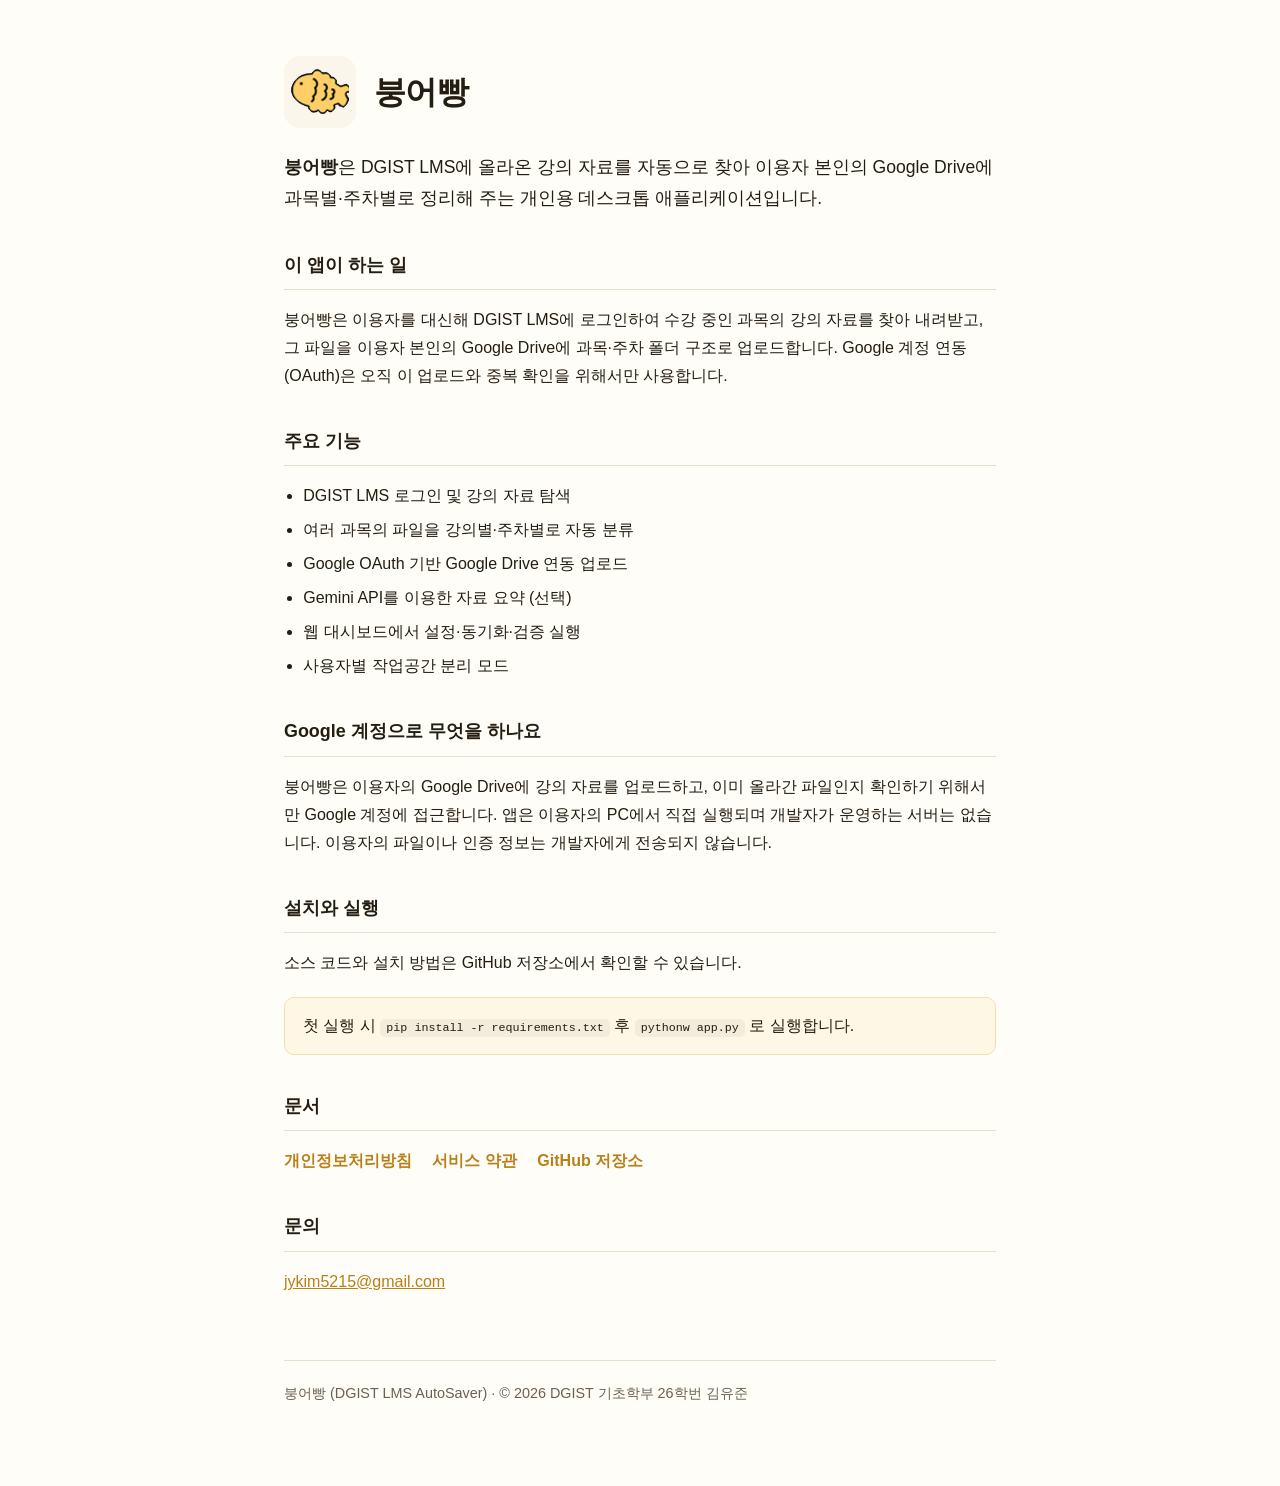
<file: docs/index.html>
<!DOCTYPE html>
<html lang="ko">
<head>
<meta charset="utf-8">
<meta name="viewport" content="width=device-width, initial-scale=1">
<title>붕어빵</title>
<meta name="description" content="붕어빵 — DGIST LMS의 강의 자료를 자동으로 찾아 내 Google Drive에 과목·주차별로 정리해 주는 개인용 데스크톱 앱">
<link rel="icon" href="app-logo-120.png">
<style>
  :root{--bg:#fffdf7;--ink:#241d12;--muted:#6b6152;--line:#e8dfcc}
  *{box-sizing:border-box}
  body{margin:0;background:var(--bg);color:var(--ink);font-family:-apple-system,BlinkMacSystemFont,"Apple SD Gothic Neo","Pretendard","Malgun Gothic",sans-serif;line-height:1.75}
  .wrap{max-width:760px;margin:0 auto;padding:56px 24px 80px}
  a{color:#b8801a}
  header{display:flex;align-items:center;gap:18px;margin-bottom:24px}
  header img{width:72px;height:72px;border-radius:16px}
  h1{font-size:2rem;letter-spacing:-.02em;margin:0}
  .lede{font-size:1.1rem;margin:0 0 8px}
  h2{font-size:1.12rem;margin:36px 0 10px;padding-bottom:8px;border-bottom:1px solid var(--line)}
  ul{padding-left:1.2em} li{margin:6px 0}
  code{background:#f3ecdc;padding:2px 6px;border-radius:5px;font-size:.9em}
  .note{background:#fff7e6;border:1px solid #f0dfae;border-radius:10px;padding:14px 18px;margin:20px 0}
  .links a{display:inline-block;margin-right:16px;font-weight:600;text-decoration:none}
  .links a:hover{text-decoration:underline}
  footer{margin-top:64px;padding-top:20px;border-top:1px solid var(--line);color:var(--muted);font-size:.9rem}
</style>
</head>
<body>
<div class="wrap">

<header>
  <img src="app-logo-120.png" alt="붕어빵 로고">
  <h1>붕어빵</h1>
</header>

<p class="lede"><strong>붕어빵</strong>은 DGIST LMS에 올라온 강의 자료를 자동으로 찾아 이용자 본인의 Google Drive에 과목별·주차별로 정리해 주는 개인용 데스크톱 애플리케이션입니다.</p>

<h2>이 앱이 하는 일</h2>
<p>붕어빵은 이용자를 대신해 DGIST LMS에 로그인하여 수강 중인 과목의 강의 자료를 찾아 내려받고, 그 파일을 이용자 본인의 Google Drive에 과목·주차 폴더 구조로 업로드합니다. Google 계정 연동(OAuth)은 오직 이 업로드와 중복 확인을 위해서만 사용합니다.</p>

<h2>주요 기능</h2>
<ul>
  <li>DGIST LMS 로그인 및 강의 자료 탐색</li>
  <li>여러 과목의 파일을 강의별·주차별로 자동 분류</li>
  <li>Google OAuth 기반 Google Drive 연동 업로드</li>
  <li>Gemini API를 이용한 자료 요약 (선택)</li>
  <li>웹 대시보드에서 설정·동기화·검증 실행</li>
  <li>사용자별 작업공간 분리 모드</li>
</ul>

<h2>Google 계정으로 무엇을 하나요</h2>
<p>붕어빵은 이용자의 Google Drive에 강의 자료를 업로드하고, 이미 올라간 파일인지 확인하기 위해서만 Google 계정에 접근합니다. 앱은 이용자의 PC에서 직접 실행되며 개발자가 운영하는 서버는 없습니다. 이용자의 파일이나 인증 정보는 개발자에게 전송되지 않습니다.</p>

<h2>설치와 실행</h2>
<p>소스 코드와 설치 방법은 GitHub 저장소에서 확인할 수 있습니다.</p>
<div class="note">첫 실행 시 <code>pip install -r requirements.txt</code> 후 <code>pythonw app.py</code> 로 실행합니다.</div>

<h2>문서</h2>
<p class="links">
  <a href="privacy.html">개인정보처리방침</a>
  <a href="terms.html">서비스 약관</a>
  <a href="https://github.com/tutleblue/dgist-lms-autosaver">GitHub 저장소</a>
</p>

<h2>문의</h2>
<p><a href="mailto:jykim5215@gmail.com">jykim5215@gmail.com</a></p>

<footer>붕어빵 (DGIST LMS AutoSaver) · © 2026 DGIST 기초학부 26학번 김유준</footer>

</div>
</body>
</html>
</file>
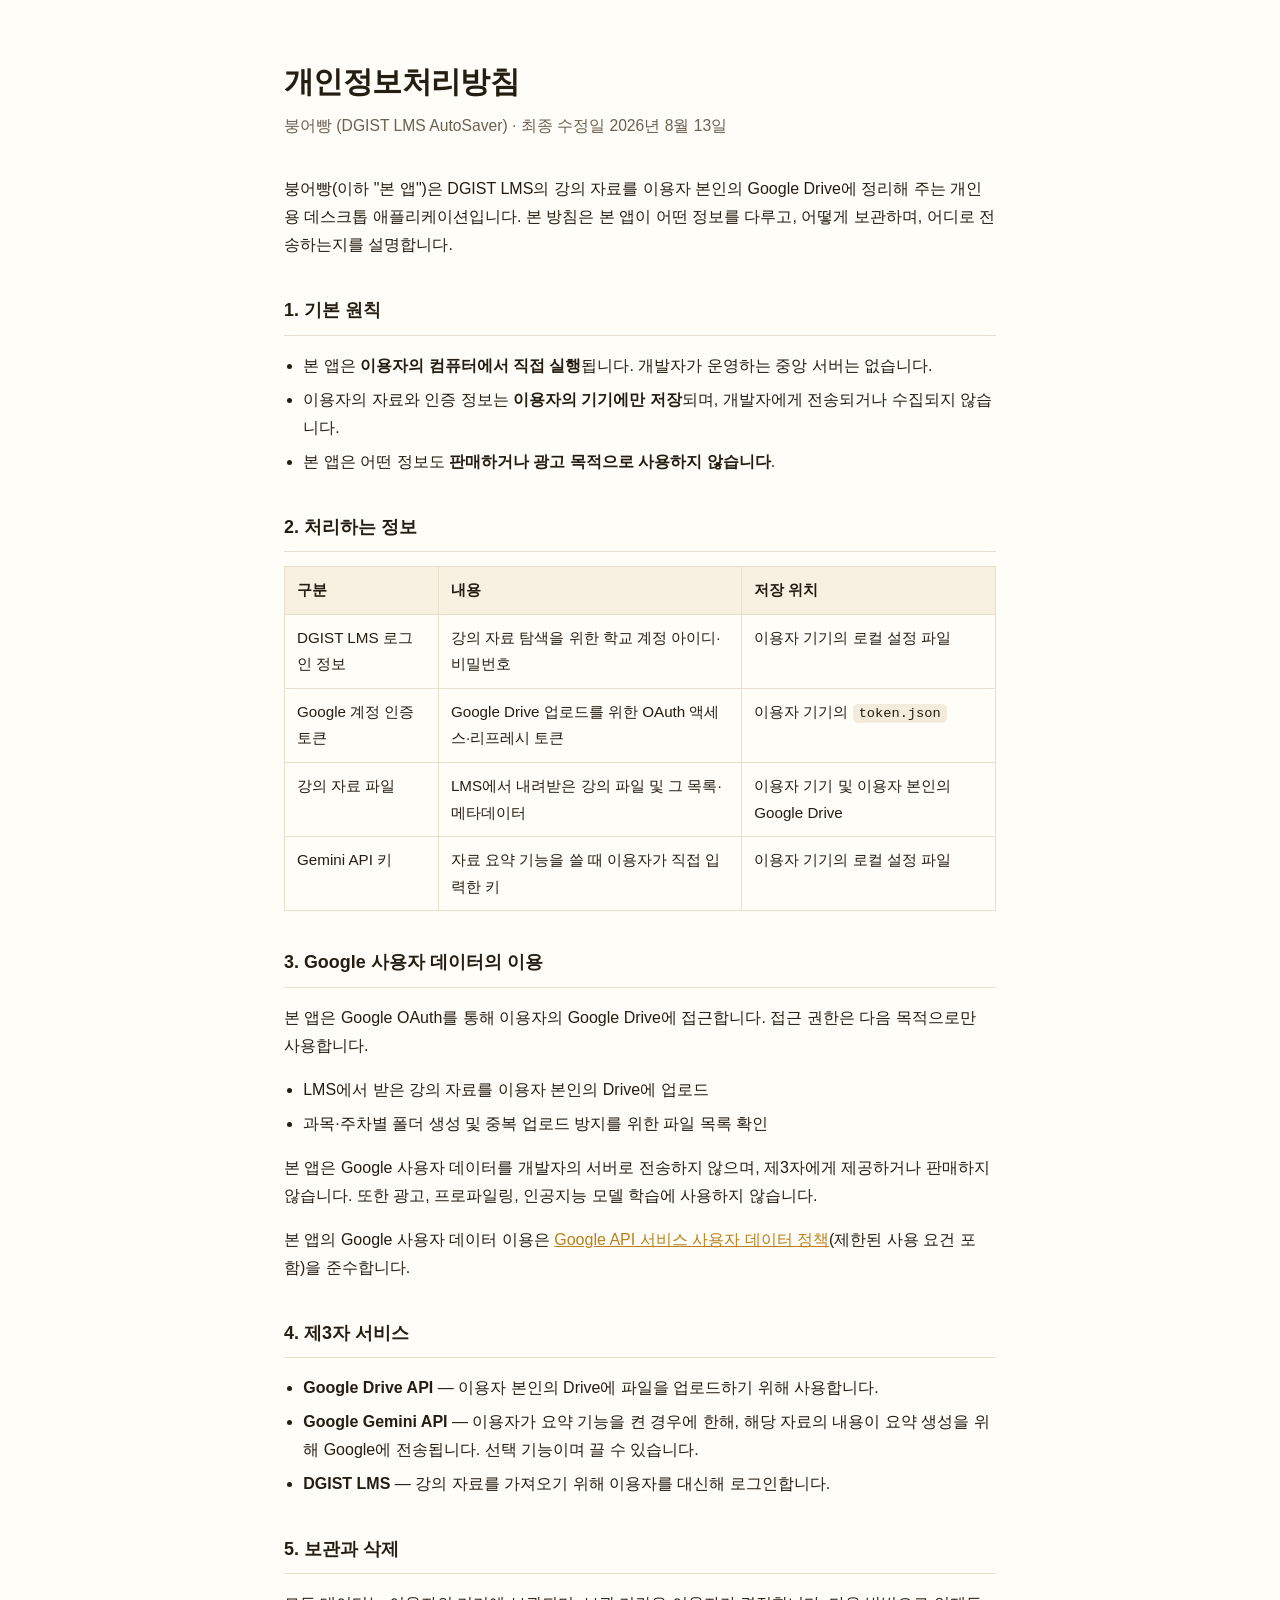
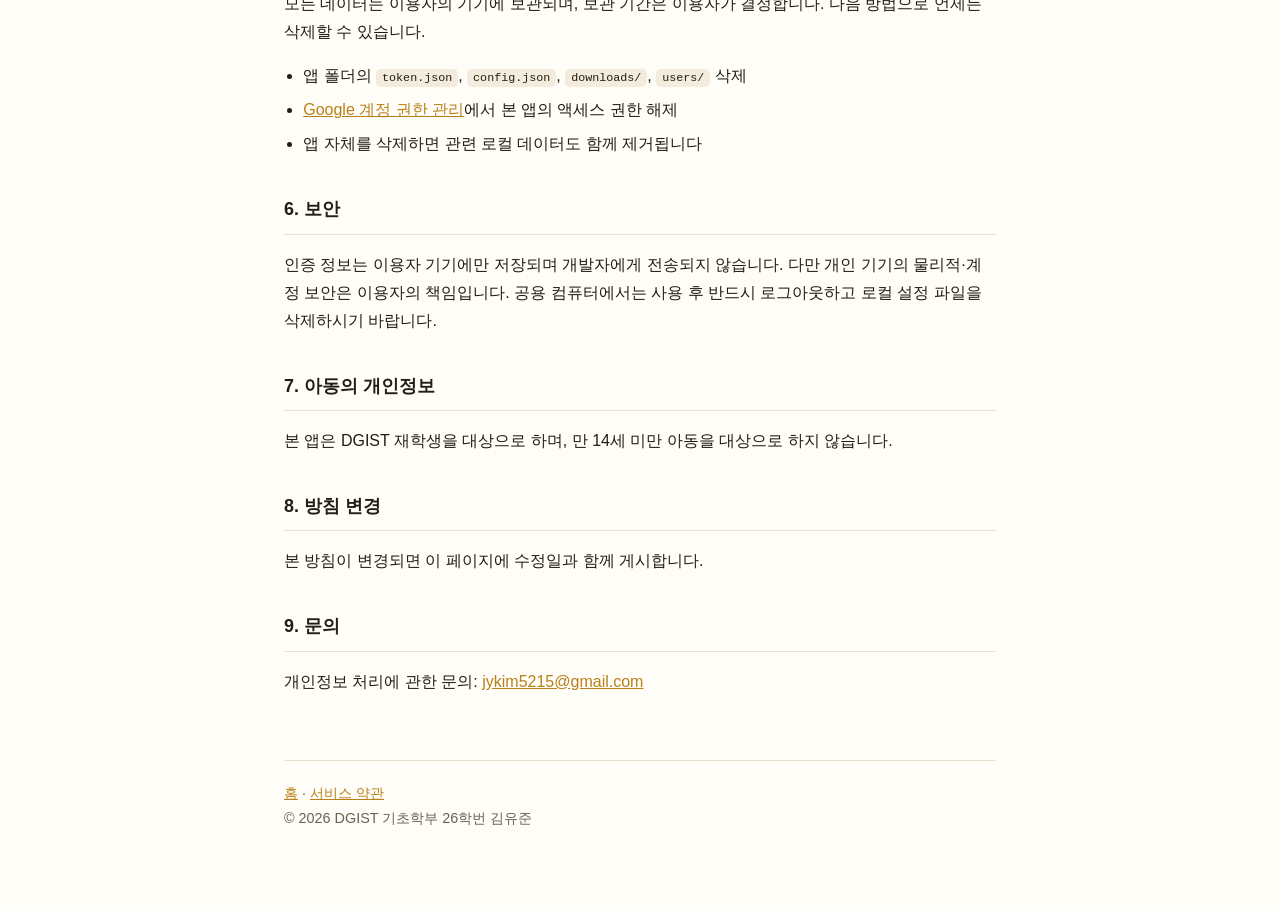
<file: docs/privacy.html>
<!DOCTYPE html>
<html lang="ko">
<head>
<meta charset="utf-8">
<meta name="viewport" content="width=device-width, initial-scale=1">
<title>개인정보처리방침 — 붕어빵 (DGIST LMS AutoSaver)</title>
<link rel="icon" href="app-logo-120.png">
<style>
  :root{--bg:#fffdf7;--ink:#241d12;--muted:#6b6152;--line:#e8dfcc}
  *{box-sizing:border-box}
  body{margin:0;background:var(--bg);color:var(--ink);font-family:-apple-system,BlinkMacSystemFont,"Apple SD Gothic Neo","Pretendard","Malgun Gothic",sans-serif;line-height:1.75}
  .wrap{max-width:760px;margin:0 auto;padding:56px 24px 80px}
  a{color:#b8801a}
  header{display:flex;align-items:center;gap:18px;margin-bottom:8px}
  header img{width:72px;height:72px;border-radius:16px}
  h1{font-size:1.85rem;letter-spacing:-.02em;margin:0 0 4px}
  .date,.tag{color:var(--muted);margin-bottom:36px;font-size:.98rem}
  h2{font-size:1.12rem;margin:36px 0 10px;padding-bottom:8px;border-bottom:1px solid var(--line)}
  ul{padding-left:1.2em} li{margin:6px 0}
  code{background:#f3ecdc;padding:2px 6px;border-radius:5px;font-size:.9em}
  table{border-collapse:collapse;width:100%;margin:14px 0;font-size:.95rem}
  th,td{border:1px solid var(--line);padding:10px 12px;text-align:left;vertical-align:top}
  th{background:#f8f1e2;font-weight:600}
  .note{background:#fff7e6;border:1px solid #f0dfae;border-radius:10px;padding:14px 18px;margin:20px 0}
  .links a{display:inline-block;margin-right:16px;font-weight:600;text-decoration:none}
  .links a:hover{text-decoration:underline}
  footer{margin-top:64px;padding-top:20px;border-top:1px solid var(--line);color:var(--muted);font-size:.9rem}
</style>
</head>
<body>
<div class="wrap">

<h1>개인정보처리방침</h1>
<div class="date">붕어빵 (DGIST LMS AutoSaver) · 최종 수정일 2026년 8월 13일</div>
<p>붕어빵(이하 "본 앱")은 DGIST LMS의 강의 자료를 이용자 본인의 Google Drive에 정리해 주는 개인용 데스크톱 애플리케이션입니다. 본 방침은 본 앱이 어떤 정보를 다루고, 어떻게 보관하며, 어디로 전송하는지를 설명합니다.</p>
<h2>1. 기본 원칙</h2>
<ul>
  <li>본 앱은 <strong>이용자의 컴퓨터에서 직접 실행</strong>됩니다. 개발자가 운영하는 중앙 서버는 없습니다.</li>
  <li>이용자의 자료와 인증 정보는 <strong>이용자의 기기에만 저장</strong>되며, 개발자에게 전송되거나 수집되지 않습니다.</li>
  <li>본 앱은 어떤 정보도 <strong>판매하거나 광고 목적으로 사용하지 않습니다</strong>.</li>
</ul>
<h2>2. 처리하는 정보</h2>
<table>
  <tr><th>구분</th><th>내용</th><th>저장 위치</th></tr>
  <tr><td>DGIST LMS 로그인 정보</td><td>강의 자료 탐색을 위한 학교 계정 아이디·비밀번호</td><td>이용자 기기의 로컬 설정 파일</td></tr>
  <tr><td>Google 계정 인증 토큰</td><td>Google Drive 업로드를 위한 OAuth 액세스·리프레시 토큰</td><td>이용자 기기의 <code>token.json</code></td></tr>
  <tr><td>강의 자료 파일</td><td>LMS에서 내려받은 강의 파일 및 그 목록·메타데이터</td><td>이용자 기기 및 이용자 본인의 Google Drive</td></tr>
  <tr><td>Gemini API 키</td><td>자료 요약 기능을 쓸 때 이용자가 직접 입력한 키</td><td>이용자 기기의 로컬 설정 파일</td></tr>
</table>
<h2>3. Google 사용자 데이터의 이용</h2>
<p>본 앱은 Google OAuth를 통해 이용자의 Google Drive에 접근합니다. 접근 권한은 다음 목적으로만 사용합니다.</p>
<ul>
  <li>LMS에서 받은 강의 자료를 이용자 본인의 Drive에 업로드</li>
  <li>과목·주차별 폴더 생성 및 중복 업로드 방지를 위한 파일 목록 확인</li>
</ul>
<p>본 앱은 Google 사용자 데이터를 개발자의 서버로 전송하지 않으며, 제3자에게 제공하거나 판매하지 않습니다. 또한 광고, 프로파일링, 인공지능 모델 학습에 사용하지 않습니다.</p>
<p>본 앱의 Google 사용자 데이터 이용은 <a href="https://developers.google.com/terms/api-services-user-data-policy" target="_blank" rel="noopener">Google API 서비스 사용자 데이터 정책</a>(제한된 사용 요건 포함)을 준수합니다.</p>
<h2>4. 제3자 서비스</h2>
<ul>
  <li><strong>Google Drive API</strong> — 이용자 본인의 Drive에 파일을 업로드하기 위해 사용합니다.</li>
  <li><strong>Google Gemini API</strong> — 이용자가 요약 기능을 켠 경우에 한해, 해당 자료의 내용이 요약 생성을 위해 Google에 전송됩니다. 선택 기능이며 끌 수 있습니다.</li>
  <li><strong>DGIST LMS</strong> — 강의 자료를 가져오기 위해 이용자를 대신해 로그인합니다.</li>
</ul>
<h2>5. 보관과 삭제</h2>
<p>모든 데이터는 이용자의 기기에 보관되며, 보관 기간은 이용자가 결정합니다. 다음 방법으로 언제든 삭제할 수 있습니다.</p>
<ul>
  <li>앱 폴더의 <code>token.json</code>, <code>config.json</code>, <code>downloads/</code>, <code>users/</code> 삭제</li>
  <li><a href="https://myaccount.google.com/permissions" target="_blank" rel="noopener">Google 계정 권한 관리</a>에서 본 앱의 액세스 권한 해제</li>
  <li>앱 자체를 삭제하면 관련 로컬 데이터도 함께 제거됩니다</li>
</ul>
<h2>6. 보안</h2>
<p>인증 정보는 이용자 기기에만 저장되며 개발자에게 전송되지 않습니다. 다만 개인 기기의 물리적·계정 보안은 이용자의 책임입니다. 공용 컴퓨터에서는 사용 후 반드시 로그아웃하고 로컬 설정 파일을 삭제하시기 바랍니다.</p>
<h2>7. 아동의 개인정보</h2>
<p>본 앱은 DGIST 재학생을 대상으로 하며, 만 14세 미만 아동을 대상으로 하지 않습니다.</p>
<h2>8. 방침 변경</h2>
<p>본 방침이 변경되면 이 페이지에 수정일과 함께 게시합니다.</p>
<h2>9. 문의</h2>
<p>개인정보 처리에 관한 문의: <a href="mailto:jykim5215@gmail.com">jykim5215@gmail.com</a></p>
<footer><a href="index.html">홈</a> · <a href="terms.html">서비스 약관</a><br>© 2026 DGIST 기초학부 26학번 김유준</footer>

</div>
</body>
</html>
</file>
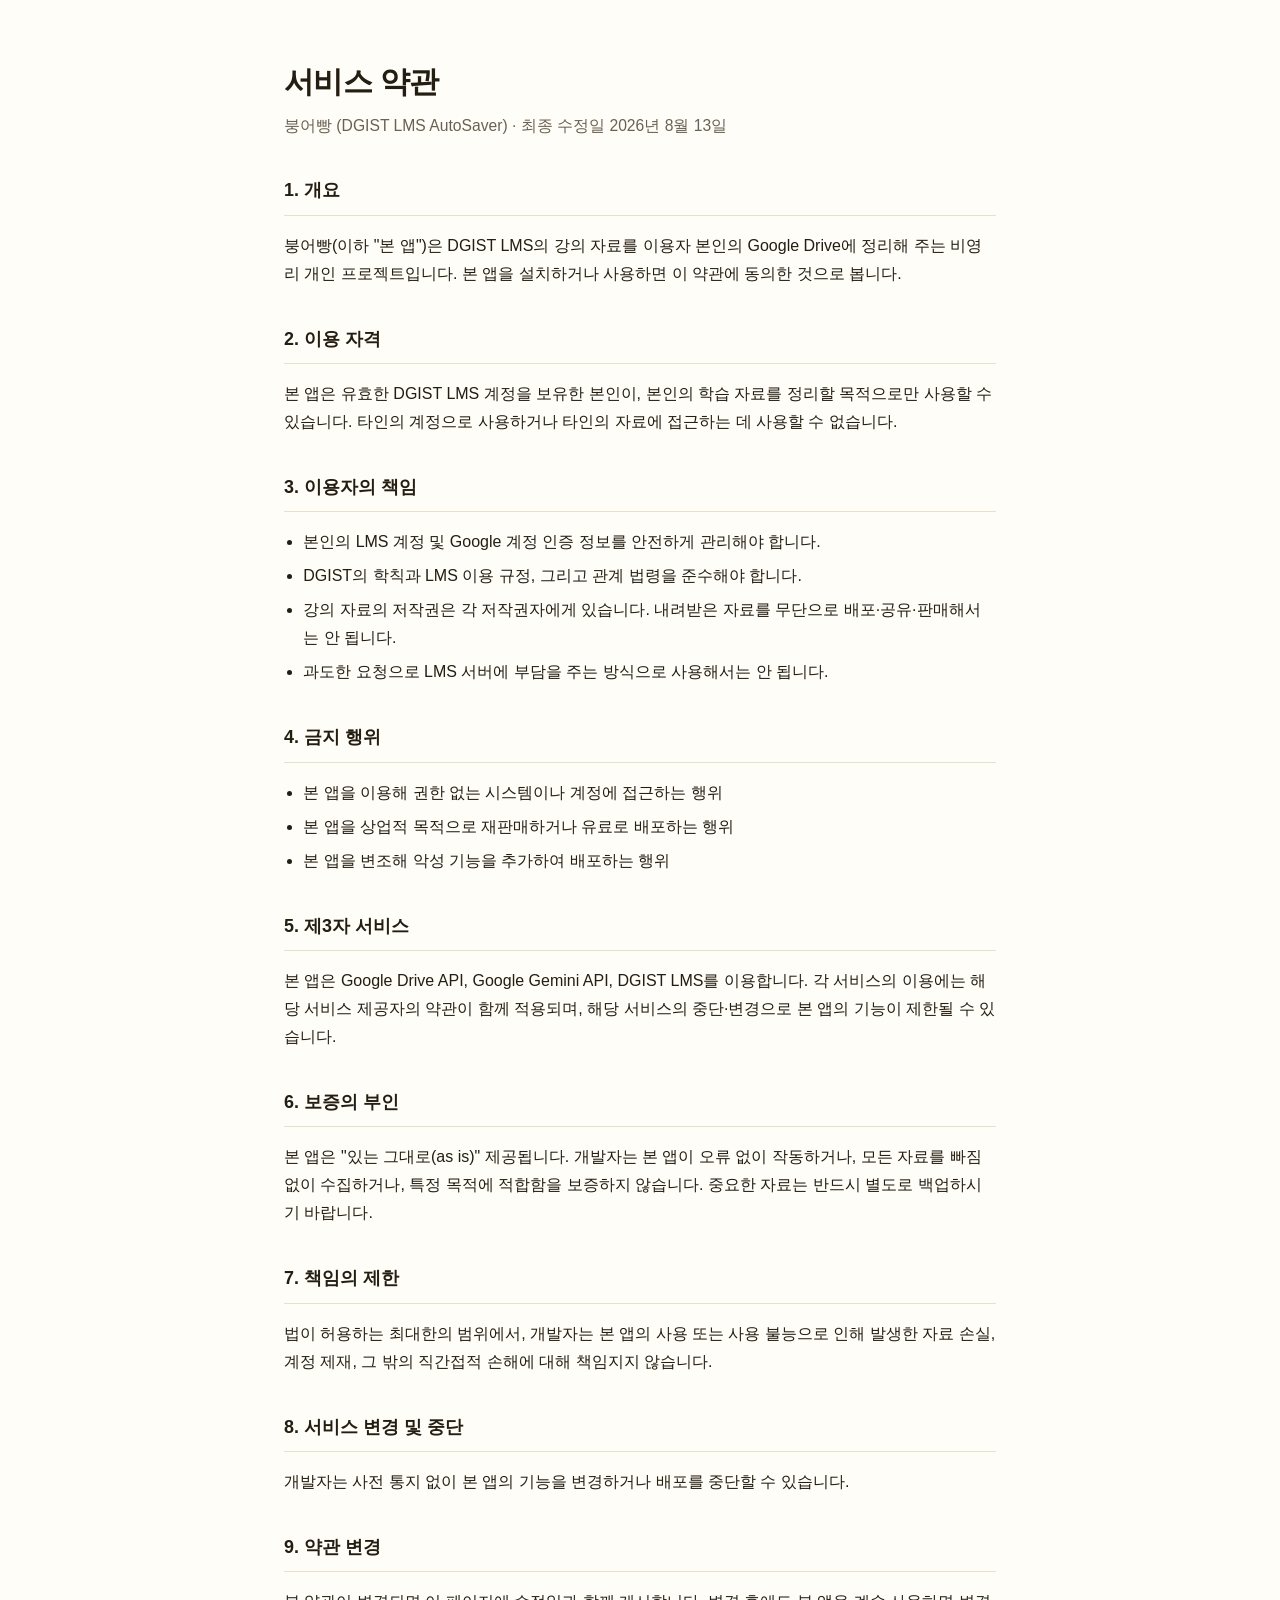
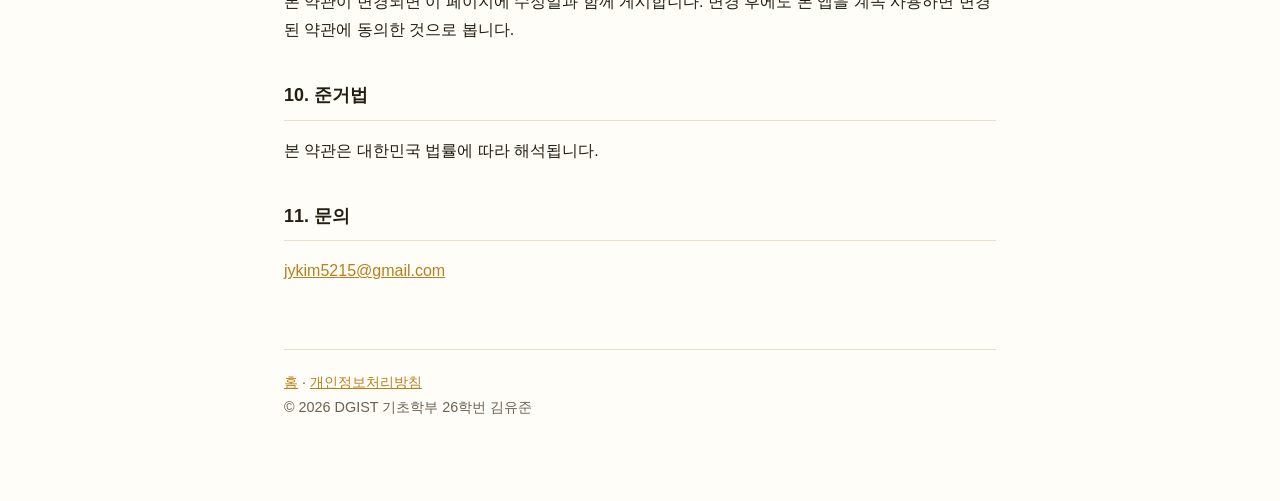
<file: docs/terms.html>
<!DOCTYPE html>
<html lang="ko">
<head>
<meta charset="utf-8">
<meta name="viewport" content="width=device-width, initial-scale=1">
<title>서비스 약관 — 붕어빵 (DGIST LMS AutoSaver)</title>
<link rel="icon" href="app-logo-120.png">
<style>
  :root{--bg:#fffdf7;--ink:#241d12;--muted:#6b6152;--line:#e8dfcc}
  *{box-sizing:border-box}
  body{margin:0;background:var(--bg);color:var(--ink);font-family:-apple-system,BlinkMacSystemFont,"Apple SD Gothic Neo","Pretendard","Malgun Gothic",sans-serif;line-height:1.75}
  .wrap{max-width:760px;margin:0 auto;padding:56px 24px 80px}
  a{color:#b8801a}
  header{display:flex;align-items:center;gap:18px;margin-bottom:8px}
  header img{width:72px;height:72px;border-radius:16px}
  h1{font-size:1.85rem;letter-spacing:-.02em;margin:0 0 4px}
  .date,.tag{color:var(--muted);margin-bottom:36px;font-size:.98rem}
  h2{font-size:1.12rem;margin:36px 0 10px;padding-bottom:8px;border-bottom:1px solid var(--line)}
  ul{padding-left:1.2em} li{margin:6px 0}
  code{background:#f3ecdc;padding:2px 6px;border-radius:5px;font-size:.9em}
  table{border-collapse:collapse;width:100%;margin:14px 0;font-size:.95rem}
  th,td{border:1px solid var(--line);padding:10px 12px;text-align:left;vertical-align:top}
  th{background:#f8f1e2;font-weight:600}
  .note{background:#fff7e6;border:1px solid #f0dfae;border-radius:10px;padding:14px 18px;margin:20px 0}
  .links a{display:inline-block;margin-right:16px;font-weight:600;text-decoration:none}
  .links a:hover{text-decoration:underline}
  footer{margin-top:64px;padding-top:20px;border-top:1px solid var(--line);color:var(--muted);font-size:.9rem}
</style>
</head>
<body>
<div class="wrap">

<h1>서비스 약관</h1>
<div class="date">붕어빵 (DGIST LMS AutoSaver) · 최종 수정일 2026년 8월 13일</div>
<h2>1. 개요</h2>
<p>붕어빵(이하 "본 앱")은 DGIST LMS의 강의 자료를 이용자 본인의 Google Drive에 정리해 주는 비영리 개인 프로젝트입니다. 본 앱을 설치하거나 사용하면 이 약관에 동의한 것으로 봅니다.</p>
<h2>2. 이용 자격</h2>
<p>본 앱은 유효한 DGIST LMS 계정을 보유한 본인이, 본인의 학습 자료를 정리할 목적으로만 사용할 수 있습니다. 타인의 계정으로 사용하거나 타인의 자료에 접근하는 데 사용할 수 없습니다.</p>
<h2>3. 이용자의 책임</h2>
<ul>
  <li>본인의 LMS 계정 및 Google 계정 인증 정보를 안전하게 관리해야 합니다.</li>
  <li>DGIST의 학칙과 LMS 이용 규정, 그리고 관계 법령을 준수해야 합니다.</li>
  <li>강의 자료의 저작권은 각 저작권자에게 있습니다. 내려받은 자료를 무단으로 배포·공유·판매해서는 안 됩니다.</li>
  <li>과도한 요청으로 LMS 서버에 부담을 주는 방식으로 사용해서는 안 됩니다.</li>
</ul>
<h2>4. 금지 행위</h2>
<ul>
  <li>본 앱을 이용해 권한 없는 시스템이나 계정에 접근하는 행위</li>
  <li>본 앱을 상업적 목적으로 재판매하거나 유료로 배포하는 행위</li>
  <li>본 앱을 변조해 악성 기능을 추가하여 배포하는 행위</li>
</ul>
<h2>5. 제3자 서비스</h2>
<p>본 앱은 Google Drive API, Google Gemini API, DGIST LMS를 이용합니다. 각 서비스의 이용에는 해당 서비스 제공자의 약관이 함께 적용되며, 해당 서비스의 중단·변경으로 본 앱의 기능이 제한될 수 있습니다.</p>
<h2>6. 보증의 부인</h2>
<p>본 앱은 "있는 그대로(as is)" 제공됩니다. 개발자는 본 앱이 오류 없이 작동하거나, 모든 자료를 빠짐없이 수집하거나, 특정 목적에 적합함을 보증하지 않습니다. 중요한 자료는 반드시 별도로 백업하시기 바랍니다.</p>
<h2>7. 책임의 제한</h2>
<p>법이 허용하는 최대한의 범위에서, 개발자는 본 앱의 사용 또는 사용 불능으로 인해 발생한 자료 손실, 계정 제재, 그 밖의 직간접적 손해에 대해 책임지지 않습니다.</p>
<h2>8. 서비스 변경 및 중단</h2>
<p>개발자는 사전 통지 없이 본 앱의 기능을 변경하거나 배포를 중단할 수 있습니다.</p>
<h2>9. 약관 변경</h2>
<p>본 약관이 변경되면 이 페이지에 수정일과 함께 게시합니다. 변경 후에도 본 앱을 계속 사용하면 변경된 약관에 동의한 것으로 봅니다.</p>
<h2>10. 준거법</h2>
<p>본 약관은 대한민국 법률에 따라 해석됩니다.</p>
<h2>11. 문의</h2>
<p><a href="mailto:jykim5215@gmail.com">jykim5215@gmail.com</a></p>
<footer><a href="index.html">홈</a> · <a href="privacy.html">개인정보처리방침</a><br>© 2026 DGIST 기초학부 26학번 김유준</footer>

</div>
</body>
</html>
</file>
